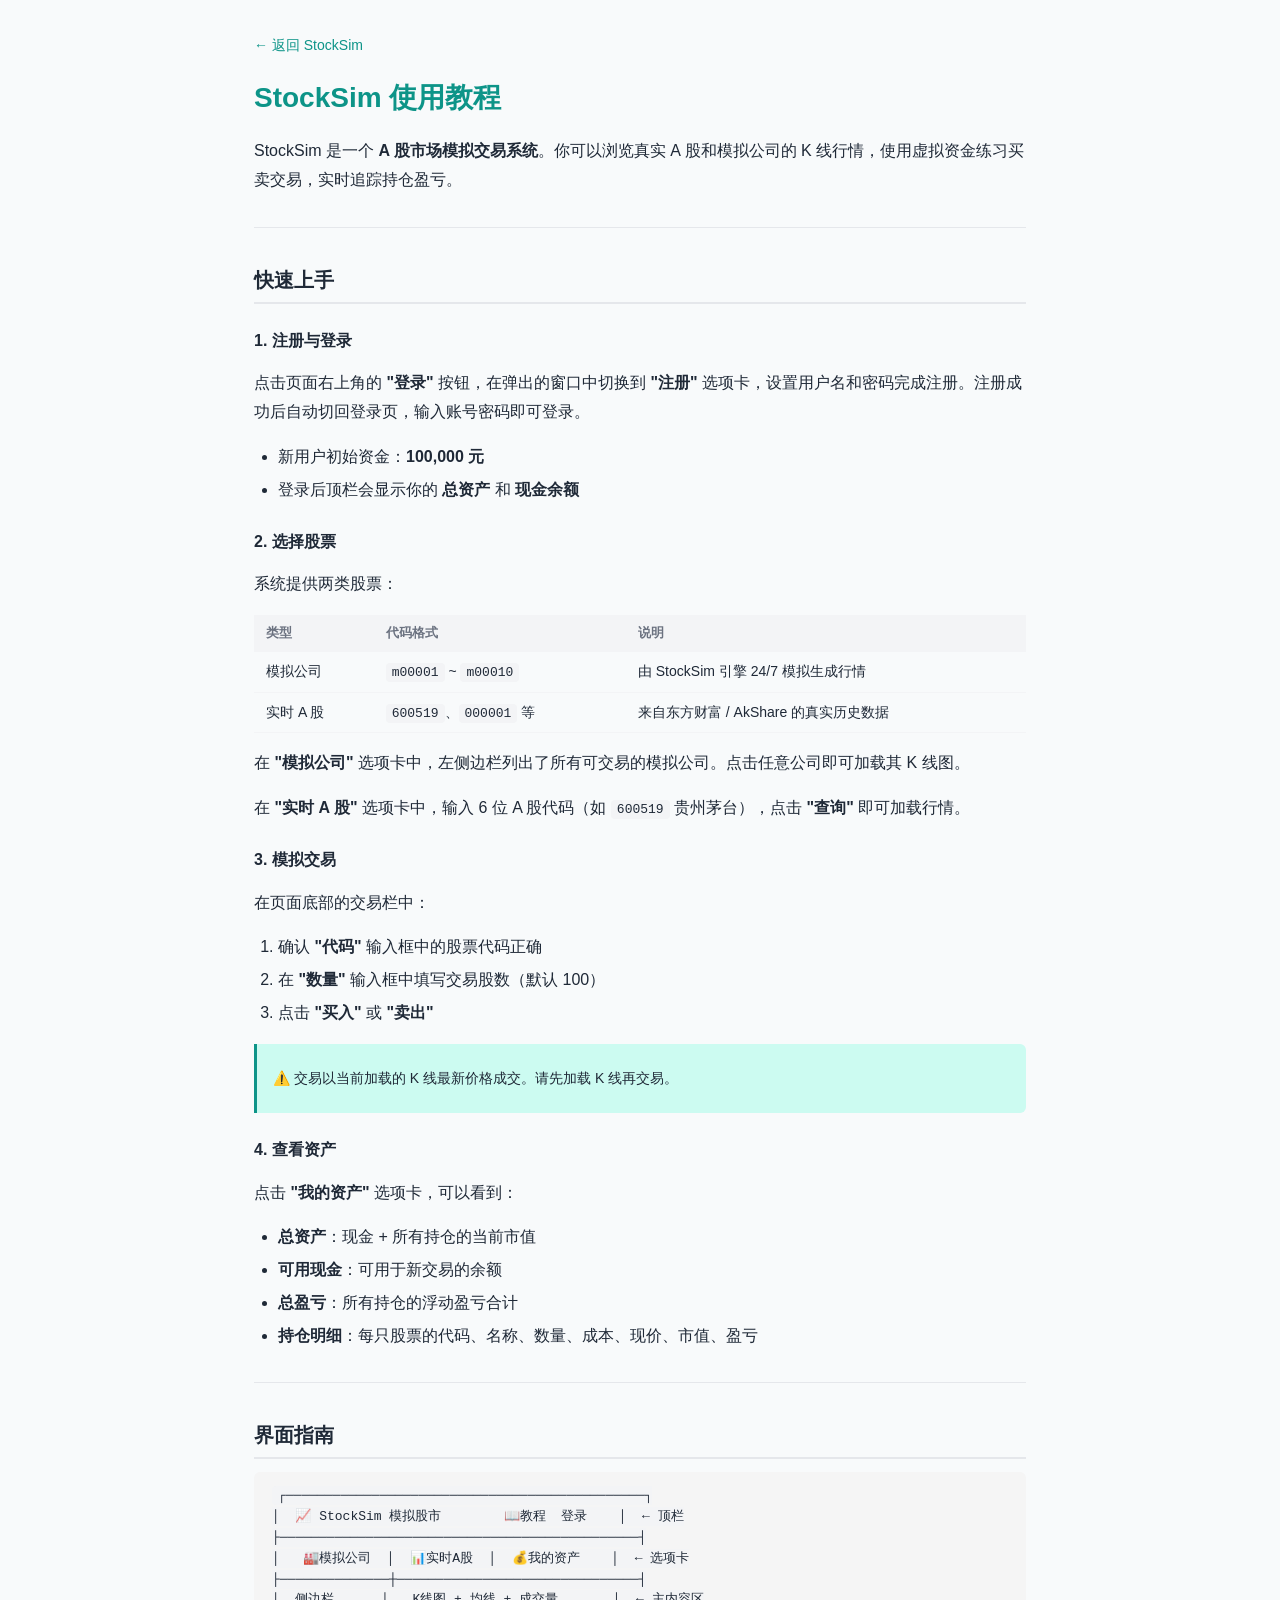
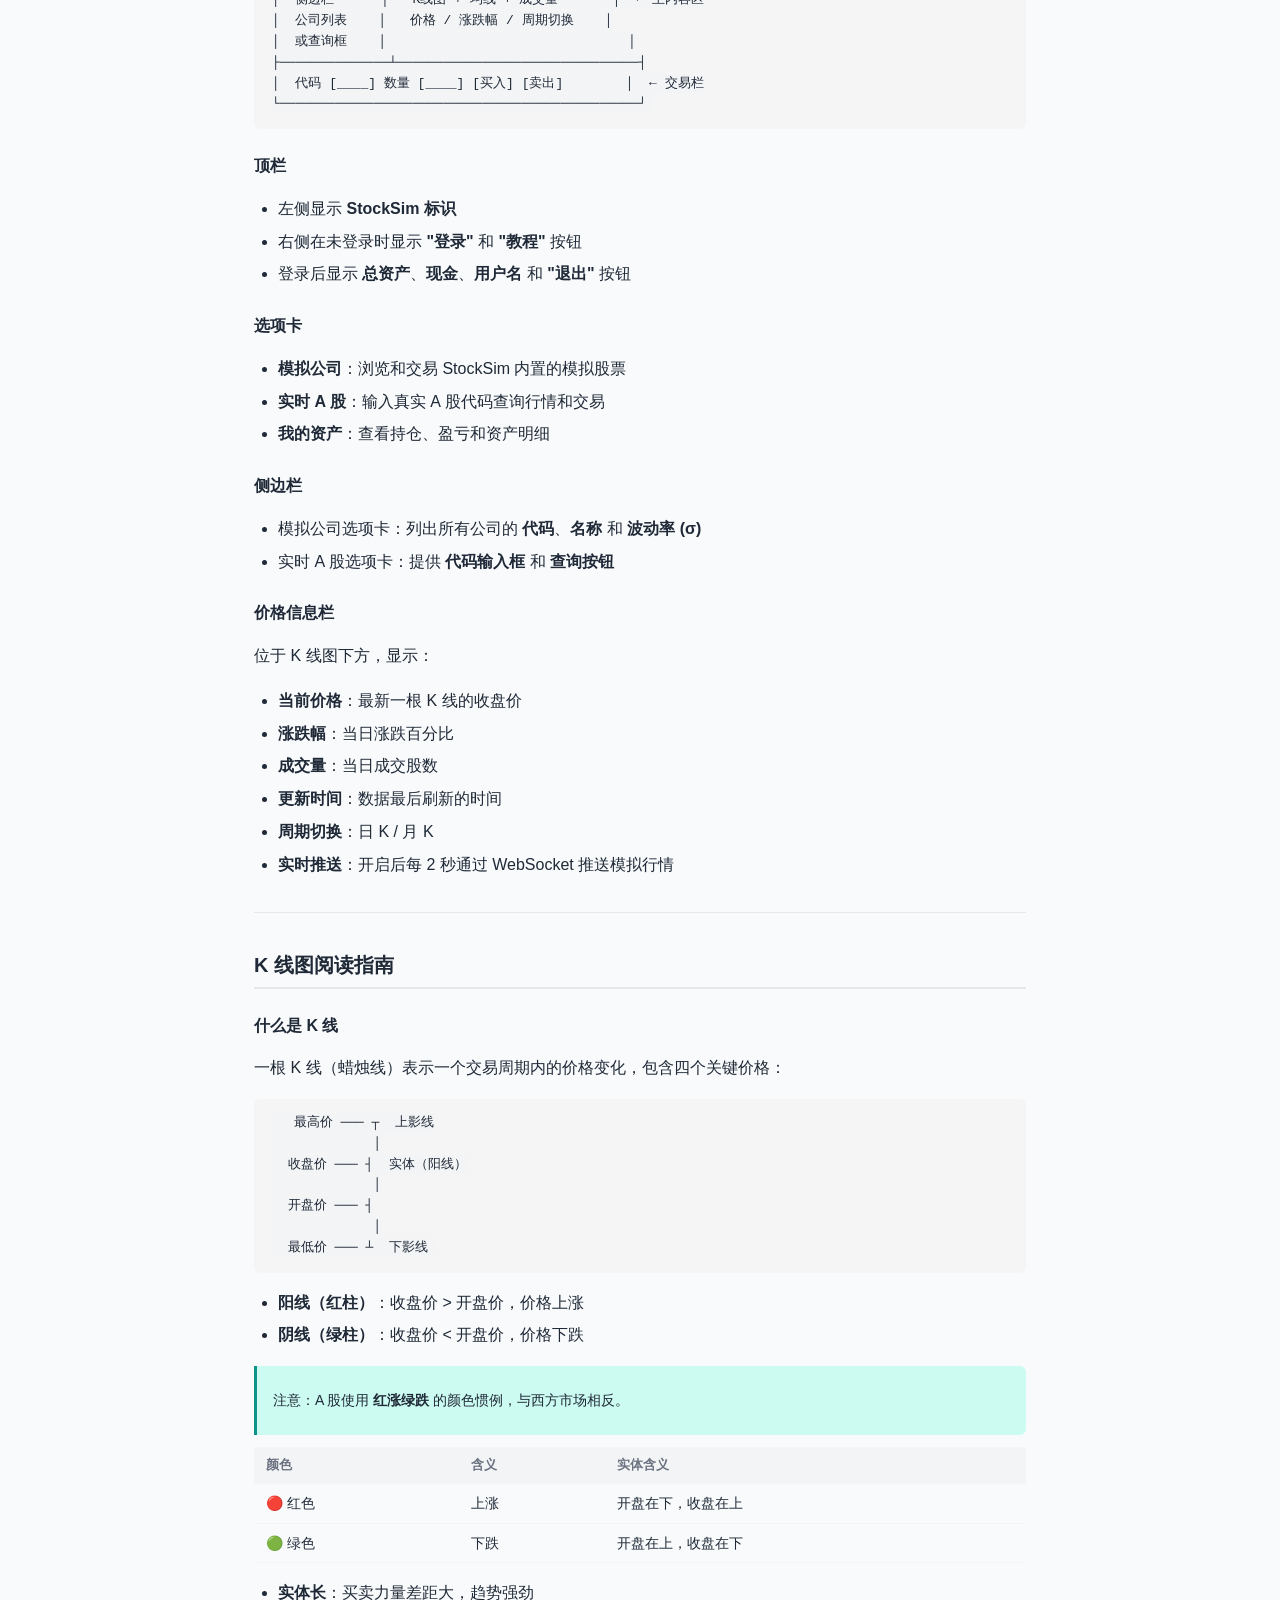
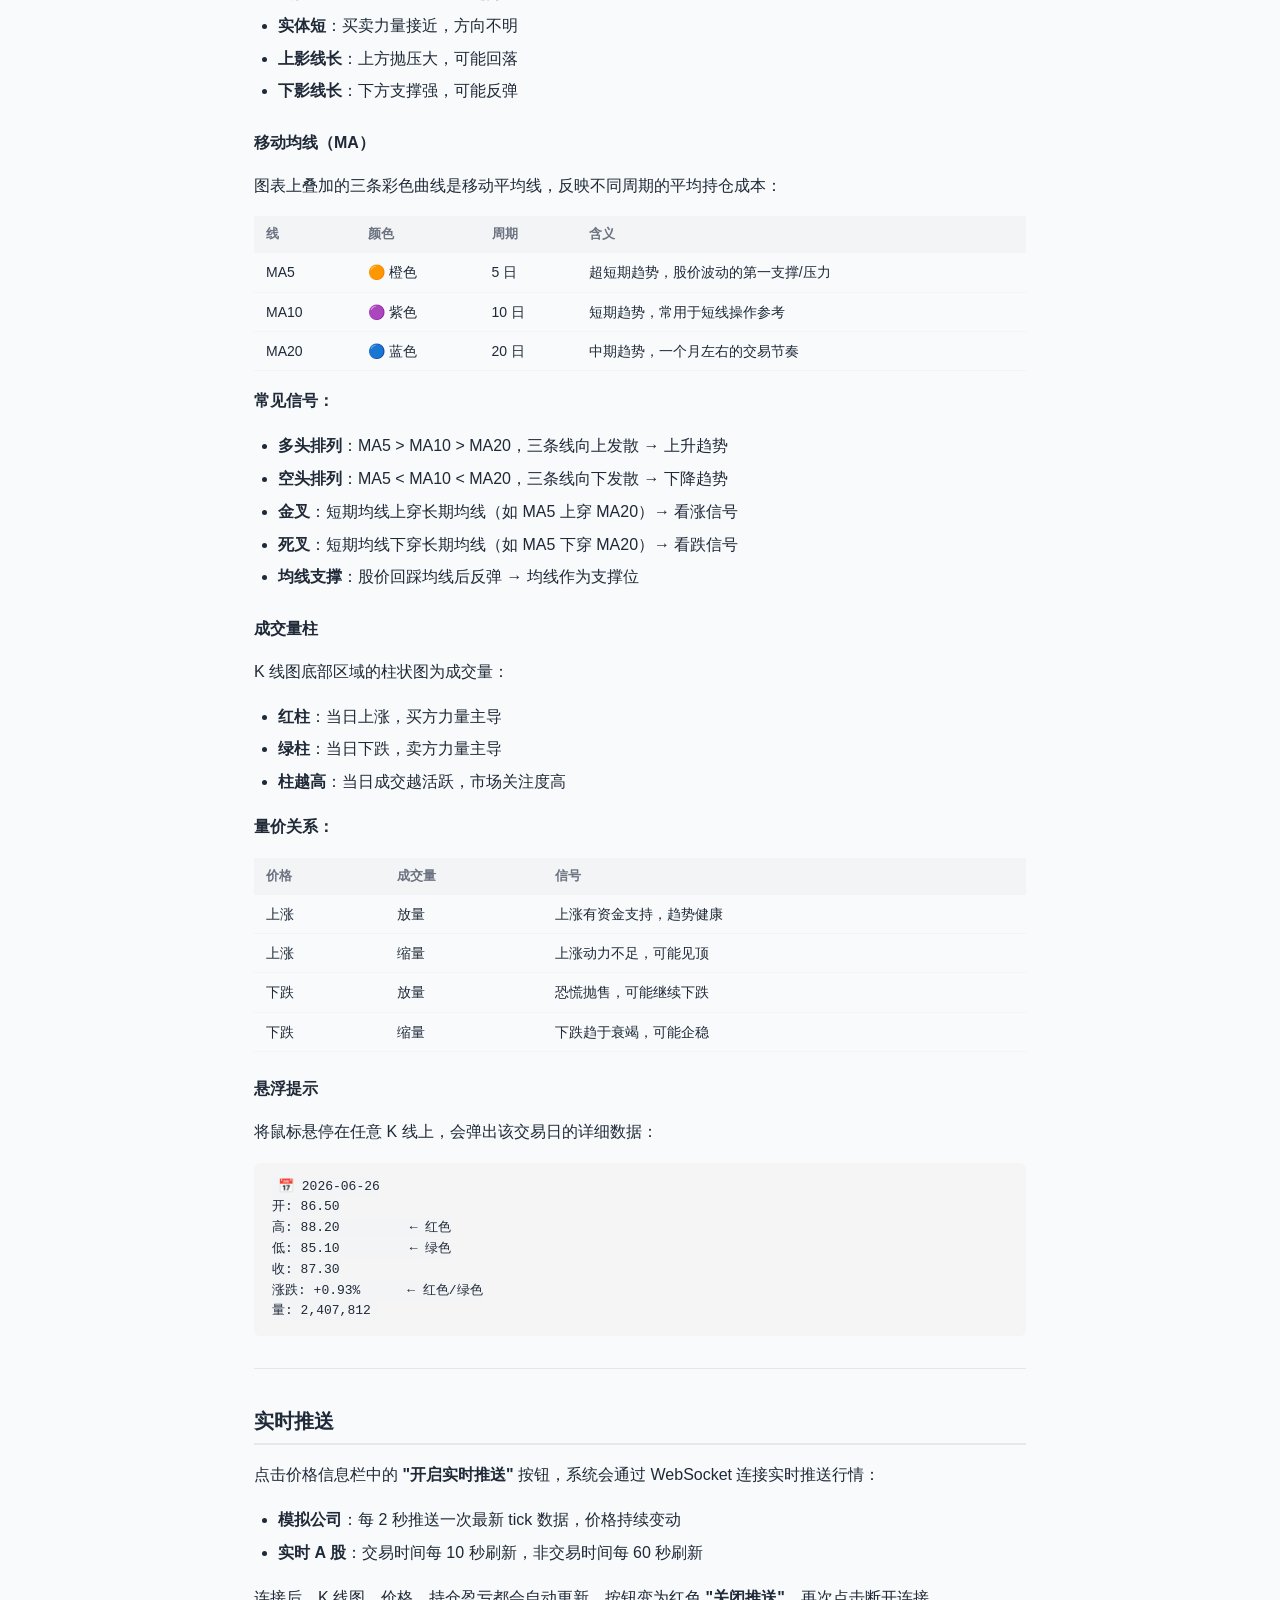
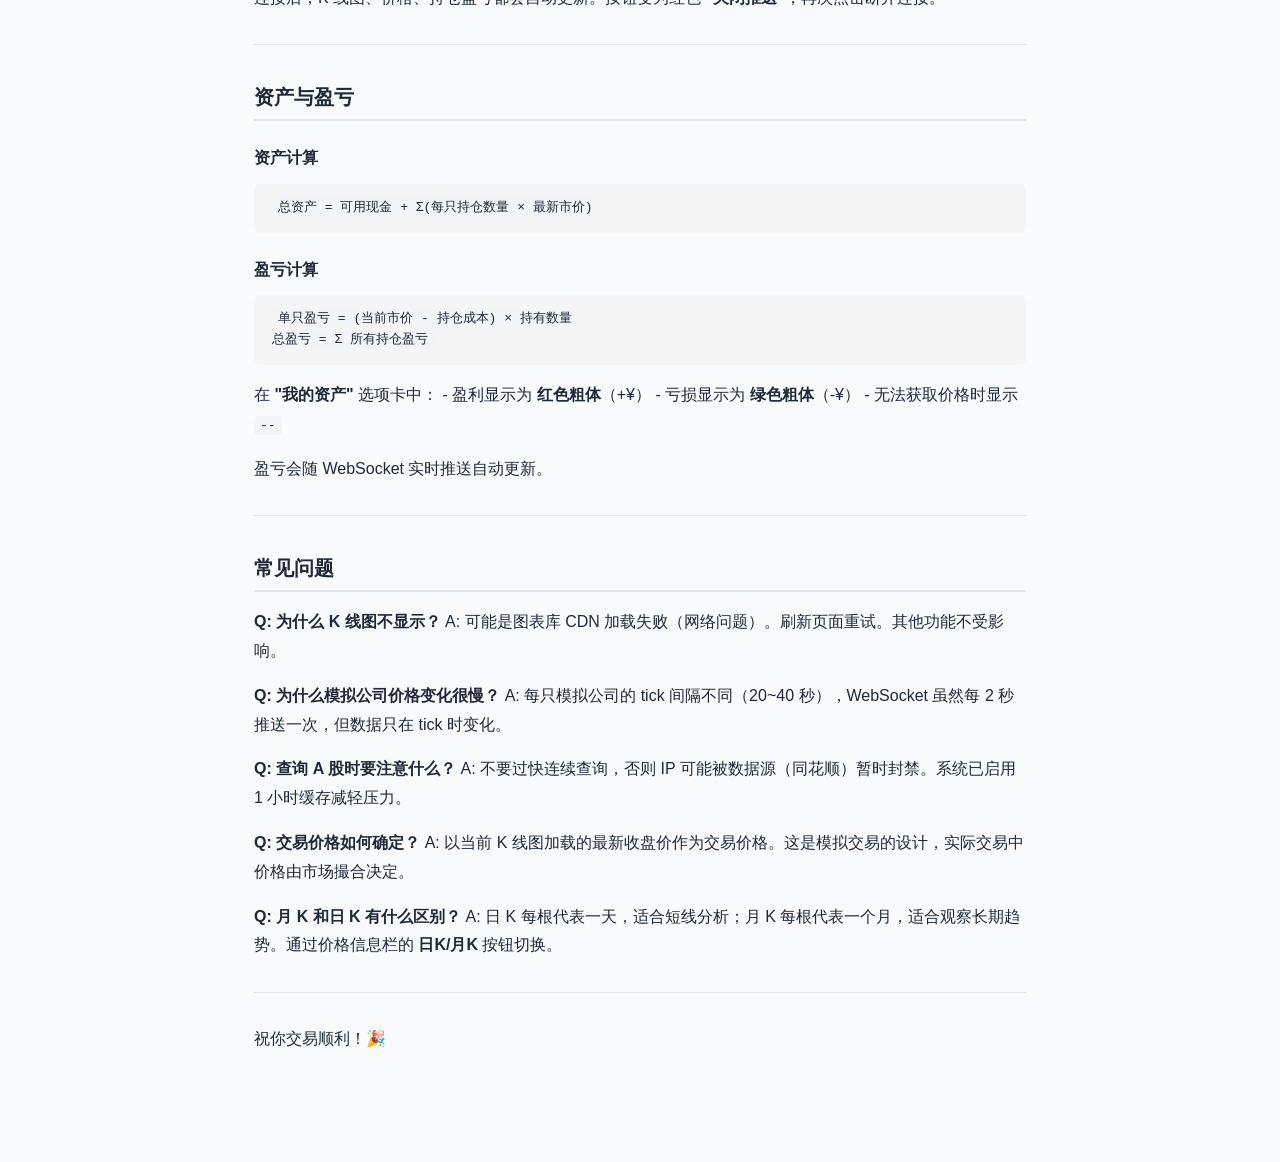
<file: static/help.html>
<!DOCTYPE html>
<html lang="zh">
<head>
<meta charset="UTF-8">
<meta name="viewport" content="width=device-width, initial-scale=1.0">
<title>StockSim 使用教程</title>
<link rel="stylesheet" href="style.css">
<style>
  body { background: var(--bg); }
  .tutorial-wrapper {
    max-width: 820px;
    margin: 0 auto;
    padding: 32px 24px 64px;
  }
  .tutorial-wrapper h1 { font-size: 28px; color: var(--primary); margin-bottom: 8px; }
  .tutorial-wrapper h2 {
    font-size: 20px; color: var(--text); margin-top: 36px; margin-bottom: 12px;
    padding-bottom: 6px; border-bottom: 2px solid var(--border);
  }
  .tutorial-wrapper h3 { font-size: 16px; color: var(--text); margin-top: 24px; }
  .tutorial-wrapper p { line-height: 1.8; color: var(--text); }
  .tutorial-wrapper ul, .tutorial-wrapper ol { line-height: 1.8; padding-left: 24px; }
  .tutorial-wrapper li { margin-bottom: 4px; }
  .tutorial-wrapper table {
    width: 100%; border-collapse: collapse; margin: 12px 0;
  }
  .tutorial-wrapper th {
    background: var(--border-light); padding: 8px 12px; text-align: left;
    font-size: 13px; font-weight: 600; color: var(--text-secondary);
  }
  .tutorial-wrapper td {
    padding: 8px 12px; border-bottom: 1px solid var(--border-light); font-size: 14px;
  }
  .tutorial-wrapper code {
    background: var(--border-light); padding: 2px 6px; border-radius: 4px;
    font-family: 'Consolas', 'Courier New', monospace; font-size: 13px;
  }
  .tutorial-wrapper pre {
    background: #f5f5f5; padding: 14px 18px; border-radius: 6px;
    overflow-x: auto; font-size: 13px; line-height: 1.6;
  }
  .tutorial-wrapper blockquote {
    border-left: 3px solid var(--primary); margin: 12px 0;
    padding: 8px 16px; background: var(--primary-light);
    border-radius: 0 6px 6px 0; color: var(--text-secondary); font-size: 14px;
  }
  .tutorial-wrapper hr { border: none; border-top: 1px solid var(--border); margin: 32px 0; }
  .tutorial-wrapper strong { color: var(--text); }
  .tutorial-wrapper a { color: var(--primary); }
  .back-link {
    display: inline-block; margin-bottom: 20px; color: var(--primary);
    text-decoration: none; font-size: 14px;
  }
  .back-link:hover { text-decoration: underline; }
</style>
</head>
<body>
<div class="tutorial-wrapper">
  <a href="/" class="back-link">← 返回 StockSim</a>
  <h1 id="stocksim">StockSim 使用教程</h1>
<p>StockSim 是一个 <strong>A 股市场模拟交易系统</strong>。你可以浏览真实 A 股和模拟公司的 K 线行情，使用虚拟资金练习买卖交易，实时追踪持仓盈亏。</p>
<hr />
<h2 id="_1">快速上手</h2>
<h3 id="1">1. 注册与登录</h3>
<p>点击页面右上角的 <strong>"登录"</strong> 按钮，在弹出的窗口中切换到 <strong>"注册"</strong> 选项卡，设置用户名和密码完成注册。注册成功后自动切回登录页，输入账号密码即可登录。</p>
<ul>
<li>新用户初始资金：<strong>100,000 元</strong></li>
<li>登录后顶栏会显示你的 <strong>总资产</strong> 和 <strong>现金余额</strong></li>
</ul>
<h3 id="2">2. 选择股票</h3>
<p>系统提供两类股票：</p>
<table>
<thead>
<tr>
<th>类型</th>
<th>代码格式</th>
<th>说明</th>
</tr>
</thead>
<tbody>
<tr>
<td>模拟公司</td>
<td><code>m00001</code> ~ <code>m00010</code></td>
<td>由 StockSim 引擎 24/7 模拟生成行情</td>
</tr>
<tr>
<td>实时 A 股</td>
<td><code>600519</code>、<code>000001</code> 等</td>
<td>来自东方财富 / AkShare 的真实历史数据</td>
</tr>
</tbody>
</table>
<p>在 <strong>"模拟公司"</strong> 选项卡中，左侧边栏列出了所有可交易的模拟公司。点击任意公司即可加载其 K 线图。</p>
<p>在 <strong>"实时 A 股"</strong> 选项卡中，输入 6 位 A 股代码（如 <code>600519</code> 贵州茅台），点击 <strong>"查询"</strong> 即可加载行情。</p>
<h3 id="3">3. 模拟交易</h3>
<p>在页面底部的交易栏中：</p>
<ol>
<li>确认 <strong>"代码"</strong> 输入框中的股票代码正确</li>
<li>在 <strong>"数量"</strong> 输入框中填写交易股数（默认 100）</li>
<li>点击 <strong>"买入"</strong> 或 <strong>"卖出"</strong></li>
</ol>
<blockquote>
<p>⚠️ 交易以当前加载的 K 线最新价格成交。请先加载 K 线再交易。</p>
</blockquote>
<h3 id="4">4. 查看资产</h3>
<p>点击 <strong>"我的资产"</strong> 选项卡，可以看到：</p>
<ul>
<li><strong>总资产</strong>：现金 + 所有持仓的当前市值</li>
<li><strong>可用现金</strong>：可用于新交易的余额</li>
<li><strong>总盈亏</strong>：所有持仓的浮动盈亏合计</li>
<li><strong>持仓明细</strong>：每只股票的代码、名称、数量、成本、现价、市值、盈亏</li>
</ul>
<hr />
<h2 id="_2">界面指南</h2>
<pre><code>┌──────────────────────────────────────────────┐
│  📈 StockSim 模拟股市        📖教程  登录    │  ← 顶栏
├──────────────────────────────────────────────┤
│   🏭模拟公司  │  📊实时A股  │  💰我的资产    │  ← 选项卡
├──────────────┼───────────────────────────────┤
│  侧边栏      │   K线图 + 均线 + 成交量       │  ← 主内容区
│  公司列表    │   价格 / 涨跌幅 / 周期切换    │
│  或查询框    │                               │
├──────────────┴───────────────────────────────┤
│  代码 [____] 数量 [____] [买入] [卖出]        │  ← 交易栏
└──────────────────────────────────────────────┘
</code></pre>
<h3 id="_3">顶栏</h3>
<ul>
<li>左侧显示 <strong>StockSim 标识</strong></li>
<li>右侧在未登录时显示 <strong>"登录"</strong> 和 <strong>"教程"</strong> 按钮</li>
<li>登录后显示 <strong>总资产</strong>、<strong>现金</strong>、<strong>用户名</strong> 和 <strong>"退出"</strong> 按钮</li>
</ul>
<h3 id="_4">选项卡</h3>
<ul>
<li><strong>模拟公司</strong>：浏览和交易 StockSim 内置的模拟股票</li>
<li><strong>实时 A 股</strong>：输入真实 A 股代码查询行情和交易</li>
<li><strong>我的资产</strong>：查看持仓、盈亏和资产明细</li>
</ul>
<h3 id="_5">侧边栏</h3>
<ul>
<li>模拟公司选项卡：列出所有公司的 <strong>代码</strong>、<strong>名称</strong> 和 <strong>波动率 (σ)</strong></li>
<li>实时 A 股选项卡：提供 <strong>代码输入框</strong> 和 <strong>查询按钮</strong></li>
</ul>
<h3 id="_6">价格信息栏</h3>
<p>位于 K 线图下方，显示：</p>
<ul>
<li><strong>当前价格</strong>：最新一根 K 线的收盘价</li>
<li><strong>涨跌幅</strong>：当日涨跌百分比</li>
<li><strong>成交量</strong>：当日成交股数</li>
<li><strong>更新时间</strong>：数据最后刷新的时间</li>
<li><strong>周期切换</strong>：日 K / 月 K</li>
<li><strong>实时推送</strong>：开启后每 2 秒通过 WebSocket 推送模拟行情</li>
</ul>
<hr />
<h2 id="k">K 线图阅读指南</h2>
<h3 id="k_1">什么是 K 线</h3>
<p>一根 K 线（蜡烛线）表示一个交易周期内的价格变化，包含四个关键价格：</p>
<pre><code>  最高价 ─── ┬  上影线
             │
  收盘价 ─── ┤  实体（阳线）
             │
  开盘价 ─── ┤
             │
  最低价 ─── ┴  下影线
</code></pre>
<ul>
<li><strong>阳线（红柱）</strong>：收盘价 &gt; 开盘价，价格上涨</li>
<li><strong>阴线（绿柱）</strong>：收盘价 &lt; 开盘价，价格下跌</li>
</ul>
<blockquote>
<p>注意：A 股使用 <strong>红涨绿跌</strong> 的颜色惯例，与西方市场相反。</p>
</blockquote>
<table>
<thead>
<tr>
<th>颜色</th>
<th>含义</th>
<th>实体含义</th>
</tr>
</thead>
<tbody>
<tr>
<td>🔴 红色</td>
<td>上涨</td>
<td>开盘在下，收盘在上</td>
</tr>
<tr>
<td>🟢 绿色</td>
<td>下跌</td>
<td>开盘在上，收盘在下</td>
</tr>
</tbody>
</table>
<ul>
<li><strong>实体长</strong>：买卖力量差距大，趋势强劲</li>
<li><strong>实体短</strong>：买卖力量接近，方向不明</li>
<li><strong>上影线长</strong>：上方抛压大，可能回落</li>
<li><strong>下影线长</strong>：下方支撑强，可能反弹</li>
</ul>
<h3 id="ma">移动均线（MA）</h3>
<p>图表上叠加的三条彩色曲线是移动平均线，反映不同周期的平均持仓成本：</p>
<table>
<thead>
<tr>
<th>线</th>
<th>颜色</th>
<th>周期</th>
<th>含义</th>
</tr>
</thead>
<tbody>
<tr>
<td>MA5</td>
<td>🟠 橙色</td>
<td>5 日</td>
<td>超短期趋势，股价波动的第一支撑/压力</td>
</tr>
<tr>
<td>MA10</td>
<td>🟣 紫色</td>
<td>10 日</td>
<td>短期趋势，常用于短线操作参考</td>
</tr>
<tr>
<td>MA20</td>
<td>🔵 蓝色</td>
<td>20 日</td>
<td>中期趋势，一个月左右的交易节奏</td>
</tr>
</tbody>
</table>
<p><strong>常见信号：</strong></p>
<ul>
<li><strong>多头排列</strong>：MA5 &gt; MA10 &gt; MA20，三条线向上发散 → 上升趋势</li>
<li><strong>空头排列</strong>：MA5 &lt; MA10 &lt; MA20，三条线向下发散 → 下降趋势</li>
<li><strong>金叉</strong>：短期均线上穿长期均线（如 MA5 上穿 MA20）→ 看涨信号</li>
<li><strong>死叉</strong>：短期均线下穿长期均线（如 MA5 下穿 MA20）→ 看跌信号</li>
<li><strong>均线支撑</strong>：股价回踩均线后反弹 → 均线作为支撑位</li>
</ul>
<h3 id="_7">成交量柱</h3>
<p>K 线图底部区域的柱状图为成交量：</p>
<ul>
<li><strong>红柱</strong>：当日上涨，买方力量主导</li>
<li><strong>绿柱</strong>：当日下跌，卖方力量主导</li>
<li><strong>柱越高</strong>：当日成交越活跃，市场关注度高</li>
</ul>
<p><strong>量价关系：</strong></p>
<table>
<thead>
<tr>
<th>价格</th>
<th>成交量</th>
<th>信号</th>
</tr>
</thead>
<tbody>
<tr>
<td>上涨</td>
<td>放量</td>
<td>上涨有资金支持，趋势健康</td>
</tr>
<tr>
<td>上涨</td>
<td>缩量</td>
<td>上涨动力不足，可能见顶</td>
</tr>
<tr>
<td>下跌</td>
<td>放量</td>
<td>恐慌抛售，可能继续下跌</td>
</tr>
<tr>
<td>下跌</td>
<td>缩量</td>
<td>下跌趋于衰竭，可能企稳</td>
</tr>
</tbody>
</table>
<h3 id="_8">悬浮提示</h3>
<p>将鼠标悬停在任意 K 线上，会弹出该交易日的详细数据：</p>
<pre><code>📅 2026-06-26
开: 86.50
高: 88.20         ← 红色
低: 85.10         ← 绿色
收: 87.30
涨跌: +0.93%      ← 红色/绿色
量: 2,407,812
</code></pre>
<hr />
<h2 id="_9">实时推送</h2>
<p>点击价格信息栏中的 <strong>"开启实时推送"</strong> 按钮，系统会通过 WebSocket 连接实时推送行情：</p>
<ul>
<li><strong>模拟公司</strong>：每 2 秒推送一次最新 tick 数据，价格持续变动</li>
<li><strong>实时 A 股</strong>：交易时间每 10 秒刷新，非交易时间每 60 秒刷新</li>
</ul>
<p>连接后，K 线图、价格、持仓盈亏都会自动更新。按钮变为红色 <strong>"关闭推送"</strong>，再次点击断开连接。</p>
<hr />
<h2 id="_10">资产与盈亏</h2>
<h3 id="_11">资产计算</h3>
<pre><code>总资产 = 可用现金 + Σ(每只持仓数量 × 最新市价)
</code></pre>
<h3 id="_12">盈亏计算</h3>
<pre><code>单只盈亏 = (当前市价 - 持仓成本) × 持有数量
总盈亏 = Σ 所有持仓盈亏
</code></pre>
<p>在 <strong>"我的资产"</strong> 选项卡中：
- 盈利显示为 <strong>红色粗体</strong>（+¥）
- 亏损显示为 <strong>绿色粗体</strong>（-¥）
- 无法获取价格时显示 <code>--</code></p>
<p>盈亏会随 WebSocket 实时推送自动更新。</p>
<hr />
<h2 id="_13">常见问题</h2>
<p><strong>Q: 为什么 K 线图不显示？</strong>
A: 可能是图表库 CDN 加载失败（网络问题）。刷新页面重试。其他功能不受影响。</p>
<p><strong>Q: 为什么模拟公司价格变化很慢？</strong>
A: 每只模拟公司的 tick 间隔不同（20~40 秒），WebSocket 虽然每 2 秒推送一次，但数据只在 tick 时变化。</p>
<p><strong>Q: 查询 A 股时要注意什么？</strong>
A: 不要过快连续查询，否则 IP 可能被数据源（同花顺）暂时封禁。系统已启用 1 小时缓存减轻压力。</p>
<p><strong>Q: 交易价格如何确定？</strong>
A: 以当前 K 线图加载的最新收盘价作为交易价格。这是模拟交易的设计，实际交易中价格由市场撮合决定。</p>
<p><strong>Q: 月 K 和日 K 有什么区别？</strong>
A: 日 K 每根代表一天，适合短线分析；月 K 每根代表一个月，适合观察长期趋势。通过价格信息栏的 <strong>日K/月K</strong> 按钮切换。</p>
<hr />
<p>祝你交易顺利！🎉</p>
</div>
</body>
</html>
</file>
<file: static/style.css>
/* ============================================================
   StockSim — 样式表（蓝绿色系 / 白底 / 等线字体）
   ============================================================ */

:root {
    --primary: #0D9488;
    --primary-hover: #0F766E;
    --primary-light: #CCFBF1;
    --primary-bg: #F0FDFA;
    --success: #059669;
    --success-hover: #047857;
    --danger: #DC2626;
    --danger-hover: #B91C1C;
    --text: #1F2937;
    --text-secondary: #6B7280;
    --bg: #F8FAFB;
    --card-bg: #FFFFFF;
    --border: #E5E7EB;
    --border-light: #F3F4F6;
    --radius: 8px;
    --shadow-sm: 0 1px 2px rgba(0, 0, 0, 0.04);
    --shadow: 0 1px 3px rgba(0, 0, 0, 0.06), 0 1px 2px rgba(0, 0, 0, 0.04);
    --shadow-md: 0 4px 6px rgba(0, 0, 0, 0.06);
    --font: 'DengXian', '等线', 'Microsoft YaHei', '微软雅黑', -apple-system, BlinkMacSystemFont, sans-serif;
}

/* ==================== 基础重置 ==================== */
*, *::before, *::after {
    box-sizing: border-box;
}

body {
    font-family: var(--font);
    background: var(--bg);
    color: var(--text);
    margin: 0;
    padding: 0;
    line-height: 1.6;
    min-height: 100vh;
}

h1, h2, h3 {
    margin: 0;
    font-weight: 600;
}

/* ==================== 顶栏 ==================== */
.top-bar {
    height: 48px;
    display: flex;
    justify-content: space-between;
    align-items: center;
    padding: 0 24px;
    background: var(--card-bg);
    border-bottom: 1px solid var(--border);
    position: sticky;
    top: 0;
    z-index: 100;
}

.top-bar-logo {
    font-size: 16px;
    font-weight: 700;
    color: var(--primary);
    letter-spacing: 0.5px;
}

.top-bar-right {
    display: flex;
    align-items: center;
    gap: 12px;
    font-size: 14px;
}

.top-bar-assets-label {
    color: var(--text-secondary);
    font-size: 12px;
}

#top-bar-assets {
    font-weight: 700;
    color: var(--primary);
    font-size: 15px;
}

#top-bar-username {
    font-weight: 600;
    color: var(--text);
}

#top-bar-user-area {
    display: flex;
    align-items: center;
    gap: 8px;
}

/* ==================== 选项卡栏 ==================== */
.tab-bar {
    display: flex;
    justify-content: center;
    gap: 0;
    background: var(--card-bg);
    border-bottom: 2px solid var(--border);
    position: sticky;
    top: 48px;
    z-index: 99;
}

.tab-btn {
    padding: 12px 36px;
    background: none;
    border: none;
    border-bottom: 2px solid transparent;
    margin-bottom: -2px;
    color: var(--text-secondary);
    font-family: var(--font);
    font-size: 15px;
    font-weight: 500;
    cursor: pointer;
    transition: all 0.2s ease;
    border-radius: 0;
}

.tab-btn:hover {
    color: var(--primary);
    background: var(--primary-bg);
}

.tab-btn.active {
    color: var(--primary);
    border-bottom-color: var(--primary);
    font-weight: 600;
}

/* ==================== 内容布局 ==================== */
.content-wrapper {
    display: flex;
    gap: 16px;
    padding: 16px 24px;
    max-width: 1400px;
    margin: 0 auto;
}

/* ==================== 左侧边栏 ==================== */
.tab-sidebar {
    width: 260px;
    flex-shrink: 0;
    display: flex;
    flex-direction: column;
    gap: 12px;
}

.tab-sidebar .card {
    padding: 16px;
}

.tab-sidebar h3 {
    font-size: 14px;
    color: var(--text-secondary);
    margin-bottom: 10px;
    font-weight: 600;
}

/* 模拟公司列表项 */
.company-list-item {
    display: flex;
    align-items: center;
    gap: 10px;
    padding: 10px 12px;
    border: 1px solid var(--border-light);
    border-radius: 6px;
    cursor: pointer;
    transition: all 0.15s ease;
    margin-bottom: 4px;
}

.company-list-item:hover {
    background: var(--primary-bg);
    border-color: var(--primary);
}

.company-list-item.active {
    background: var(--primary-light);
    border-color: var(--primary);
    font-weight: 600;
}

.company-list-item .company-code {
    font-weight: 600;
    font-size: 13px;
    color: var(--text);
    font-family: 'Consolas', 'Courier New', monospace;
    min-width: 52px;
}

.company-list-item .company-name {
    font-size: 13px;
    color: var(--text-secondary);
    flex: 1;
}

.company-list-item .company-price {
    font-size: 12px;
    font-weight: 600;
    font-family: 'Consolas', 'Courier New', monospace;
    min-width: 52px;
    text-align: right;
    padding: 1px 4px;
    border-radius: 4px;
}

.company-list-item .company-price.price-up {
    color: #dc2626;        /* 红色涨 */
}

.company-list-item .company-price.price-down {
    color: #059669;        /* 绿色跌 */
}

/* 股票查询（实时A股侧边栏） */
.stock-lookup-input {
    width: 100%;
    padding: 10px 12px;
    margin-bottom: 8px;
    border: 1px solid var(--border);
    border-radius: var(--radius);
    font-size: 14px;
    font-family: var(--font);
    transition: border-color 0.2s;
}

.stock-lookup-input:focus {
    border-color: var(--primary);
    outline: none;
}

/* ==================== 图表区 ==================== */
.chart-area-main {
    flex: 1;
    min-width: 0;
    display: flex;
    flex-direction: column;
    gap: 12px;
}

.chart-card {
    padding: 20px;
}

.chart-header {
    display: flex;
    justify-content: space-between;
    align-items: flex-start;
    margin-bottom: 12px;
}

.chart-header h3 {
    font-size: 16px;
    font-weight: 600;
    margin-bottom: 2px;
}

#stock-name-display {
    font-size: 13px;
    color: var(--text-secondary);
    margin-top: 2px;
}

#current-symbol {
    font-weight: 600;
    color: var(--text);
    font-family: 'Consolas', 'Courier New', monospace;
}

#chart-container {
    width: 100%;
    height: 450px;
    border: 1px solid var(--border);
    border-radius: 4px;
    overflow: hidden;
    position: relative;
}

/* ==================== 价格信息栏 ==================== */
.price-info-bar {
    background: var(--card-bg);
    border-radius: var(--radius);
    box-shadow: var(--shadow-sm);
    padding: 12px 16px;
    display: flex;
    align-items: center;
    gap: 20px;
    flex-wrap: wrap;
}

.price-display {
    display: flex;
    gap: 24px;
}

.price-item {
    display: flex;
    flex-direction: column;
}

.price-item .data-row {
    font-size: 11px;
    color: var(--text-secondary);
    margin-bottom: 2px;
}

#current-price {
    font-size: 20px;
    font-weight: 700;
    font-family: 'Consolas', 'Courier New', monospace;
}

#price-change {
    font-size: 14px;
    font-weight: 600;
}

.info-meta {
    display: flex;
    gap: 16px;
    font-size: 12px;
    color: var(--text-secondary);
}

.info-controls {
    display: flex;
    align-items: center;
    gap: 12px;
    margin-left: auto;
}

.period-selector {
    display: flex;
    gap: 0;
    border: 1px solid var(--border);
    border-radius: var(--radius);
    overflow: hidden;
}

.btn-period {
    padding: 6px 14px;
    background: var(--card-bg);
    color: var(--text-secondary);
    border: none;
    font-size: 12px;
    font-family: var(--font);
    cursor: pointer;
    transition: all 0.15s;
    border-radius: 0;
    margin: 0;
}

.btn-period.active {
    background: var(--primary);
    color: white;
}

.btn-period:hover:not(.active) {
    background: var(--border-light);
}

/* ==================== 交易栏 ==================== */
.trade-bar {
    background: var(--card-bg);
    border-top: 2px solid var(--border);
    border-bottom: 2px solid var(--border);
    padding: 14px 24px;
}

.trade-bar-inner {
    max-width: 1400px;
    margin: 0 auto;
    display: flex;
    align-items: center;
    gap: 12px;
}

.trade-label {
    font-size: 14px;
    font-weight: 600;
    color: var(--text-secondary);
    min-width: fit-content;
}

.trade-input-symbol {
    width: 140px !important;
    font-size: 16px !important;
    padding: 10px 12px !important;
    font-weight: 600;
    font-family: 'Consolas', 'Courier New', monospace !important;
}

.trade-input-qty {
    width: 110px !important;
    font-size: 16px !important;
    padding: 10px 12px !important;
}

.trade-btn {
    font-size: 16px !important;
    padding: 10px 28px !important;
    font-weight: 700 !important;
    letter-spacing: 2px;
}

/* ============================================================
   平均成本价可点击（资产表）
   ============================================================ */

.cost-clickable {
    cursor: pointer;
    color: var(--primary);
    transition: background 0.15s;
    user-select: none;
}

.cost-clickable:hover {
    background: rgba(37, 99, 235, 0.06);
}

.expand-icon {
    font-size: 10px;
    margin-left: 4px;
    color: var(--text-secondary);
}

/* ============================================================
   购买明细展开面板
   ============================================================ */

.order-detail-row td {
    padding: 0;
}

.order-detail-panel {
    background: #f8fafc;
    border-top: 1px solid var(--border);
    padding: 12px 16px;
}

.order-detail-table {
    width: 100%;
    font-size: 12px;
    border-collapse: collapse;
}

.order-detail-table th {
    color: var(--text-secondary);
    font-weight: 500;
    padding: 4px 8px;
    text-align: left;
    border-bottom: 1px solid var(--border-light);
}

.order-detail-table td {
    padding: 4px 8px;
    color: var(--text);
}

.order-detail-footer {
    margin-top: 8px;
    font-size: 12px;
    color: var(--text-secondary);
    text-align: right;
    border-top: 1px dashed var(--border);
    padding-top: 8px;
}

.trade-bar-inner input[type="text"] {
    width: 130px;
}

.trade-bar-inner input[type="number"] {
    width: 100px;
}

#trade-msg {
    font-size: 14px;
    font-weight: 600;
    min-width: 200px;
    margin-left: 8px;
}

/* ==================== 资产区 ==================== */
#content-assets {
    max-width: 1400px;
    margin: 16px auto;
    padding: 0 24px;
}

.assets-card {
    padding: 24px;
    overflow-x: auto;
}

.dashboard-header {
    display: flex;
    justify-content: space-between;
    align-items: flex-start;
    border-bottom: 1px solid var(--border);
    padding-bottom: 12px;
    margin-bottom: 12px;
    flex-wrap: wrap;
    gap: 8px;
}

.dashboard-header h2 {
    font-size: 18px;
}

#total-assets-display {
    font-size: 1.3em;
    color: var(--primary);
}

#cash-display {
    color: var(--text);
}
}

/* ==================== 卡片 ==================== */
.card {
    background: var(--card-bg);
    border-radius: var(--radius);
    box-shadow: var(--shadow);
}

/* ==================== 表单元素 ==================== */
input[type="text"],
input[type="password"],
input[type="number"] {
    padding: 9px 12px;
    border: 1px solid var(--border);
    border-radius: var(--radius);
    font-size: 14px;
    font-family: var(--font);
    transition: border-color 0.2s;
    box-sizing: border-box;
}

input:focus {
    border-color: var(--primary);
    outline: none;
    box-shadow: 0 0 0 2px var(--primary-light);
}

/* ==================== 按钮 ==================== */
button {
    cursor: pointer;
    border: none;
    padding: 9px 16px;
    border-radius: var(--radius);
    font-size: 13px;
    font-weight: 500;
    font-family: var(--font);
    transition: all 0.15s ease;
    background-color: var(--primary);
    color: white;
}

button:hover {
    background-color: var(--primary-hover);
}

.btn-success {
    background-color: var(--success);
}

.btn-success:hover {
    background-color: var(--success-hover);
}

.btn-sell, .btn-logout {
    background-color: var(--danger);
}

.btn-sell:hover, .btn-logout:hover {
    background-color: var(--danger-hover);
}

.btn-secondary {
    background-color: var(--border);
    color: var(--text);
}

.btn-secondary:hover {
    background-color: #D1D5DB;
}

/* ==================== 数据展示 ==================== */
.data-row {
    font-size: 0.85em;
    color: var(--text-secondary);
}

.price-up {
    color: var(--danger);
    font-weight: bold;
}

.price-down {
    color: var(--success);
    font-weight: bold;
}

/* ==================== WebSocket 状态 ==================== */
.ws-status {
    font-size: 12px;
    padding: 4px 10px;
    border-radius: 12px;
}

.ws-connected {
    background-color: #ECFDF5;
    color: #059669;
    border: 1px solid #A7F3D0;
}

.ws-disconnected {
    background-color: #FEF2F2;
    color: #DC2626;
    border: 1px solid #FECACA;
}

/* ==================== 表格 ==================== */
.table-modern {
    width: 100%;
    border-collapse: collapse;
    margin-top: 8px;
}

.table-modern th {
    text-align: left;
    background: var(--border-light);
    padding: 10px 12px;
    font-size: 13px;
    font-weight: 600;
    color: var(--text-secondary);
}

.table-modern td {
    padding: 10px 12px;
    border-bottom: 1px solid var(--border-light);
    font-size: 14px;
}

.table-modern tr:hover {
    background: var(--primary-bg);
}

/* ==================== 弹窗 ==================== */
.modal-overlay {
    display: none;
    position: fixed;
    top: 0;
    left: 0;
    width: 100%;
    height: 100%;
    background: rgba(0, 0, 0, 0.45);
    backdrop-filter: blur(2px);
    z-index: 1000;
    justify-content: center;
    align-items: center;
}

/* JS 通过 display:flex 显示弹窗 */
.modal-overlay.show {
    display: flex;
}

.modal-content {
    background: var(--card-bg);
    padding: 28px;
    border-radius: 12px;
    box-shadow: 0 20px 40px rgba(0, 0, 0, 0.15);
    position: relative;
}

.auth-modal-content {
    width: 380px;
    max-width: 90vw;
}

.modal-close-btn {
    position: absolute;
    top: 8px;
    right: 12px;
    background: none;
    color: var(--text-secondary);
    font-size: 22px;
    padding: 2px 8px;
    cursor: pointer;
    line-height: 1;
}

.modal-close-btn:hover {
    color: var(--text);
    background: var(--border-light);
}

/* 弹窗内选项卡 */
.modal-tabs {
    display: flex;
    border-bottom: 2px solid var(--border);
    margin-bottom: 20px;
}

.modal-tab {
    flex: 1;
    padding: 10px;
    background: none;
    color: var(--text-secondary);
    font-size: 15px;
    font-weight: 500;
    font-family: var(--font);
    border: none;
    border-bottom: 2px solid transparent;
    margin-bottom: -2px;
    cursor: pointer;
    transition: all 0.15s;
    border-radius: 0;
}

.modal-tab.active {
    color: var(--primary);
    border-bottom-color: var(--primary);
}

.modal-tab:hover {
    color: var(--primary);
}

/* 弹窗内表单 */
.modal-form input {
    width: 100%;
    margin-bottom: 12px;
}

.modal-form p {
    text-align: center;
    font-size: 12px;
    margin-top: 8px;
    min-height: 18px;
}

/* ==================== 指南弹窗 ==================== */
#guide-modal {
    display: none;
    position: fixed;
    top: 0;
    left: 0;
    width: 100%;
    height: 100%;
    background: rgba(0, 0, 0, 0.55);
    backdrop-filter: blur(4px);
    z-index: 2000;
}

.guide-content {
    width: 500px;
    max-width: 90vw;
    position: absolute;
    top: 50%;
    left: 50%;
    transform: translate(-50%, -50%);
}

.guide-steps {
    margin-top: 16px;
    display: flex;
    flex-direction: column;
    gap: 12px;
}

.step-item {
    display: flex;
    align-items: flex-start;
    gap: 14px;
    background: var(--border-light);
    padding: 12px;
    border-radius: var(--radius);
    border-left: 4px solid var(--primary);
}

.step-num {
    background: var(--primary);
    color: white;
    width: 24px;
    height: 24px;
    border-radius: 50%;
    display: flex;
    align-items: center;
    justify-content: center;
    font-weight: 700;
    font-size: 13px;
    flex-shrink: 0;
    margin-top: 1px;
}

.step-item strong {
    display: block;
    margin-bottom: 2px;
    color: var(--text);
    font-size: 14px;
}

.step-item p {
    margin: 0;
    font-size: 12px;
    color: var(--text-secondary);
    line-height: 1.5;
}

.modal-actions {
    display: flex;
    gap: 12px;
}

/* ==================== 响应式 ==================== */
@media (max-width: 900px) {
    .content-wrapper {
        flex-direction: column;
        padding: 12px 16px;
    }

    .tab-sidebar {
        width: 100%;
    }

    .price-info-bar {
        flex-direction: column;
        align-items: flex-start;
        gap: 8px;
    }

    .info-controls {
        margin-left: 0;
    }

    .trade-bar-inner {
        flex-wrap: wrap;
    }
}

@media (max-width: 600px) {
    .top-bar {
        padding: 0 12px;
    }

    .tab-btn {
        padding: 10px 16px;
        font-size: 13px;
    }

    #chart-container {
        height: 300px;
    }

    .dashboard-header {
        flex-direction: column;
        align-items: flex-start;
        gap: 8px;
    }

    .content-wrapper {
        padding: 8px;
        gap: 8px;
    }

    .trade-bar {
        padding: 8px 12px;
    }
}

/* ==================== 银行模块 ==================== */
.bank-balance-row {
    display: flex;
    flex-wrap: wrap;
    gap: 20px;
    padding: 16px 0;
}

.bank-balance-item {
    display: flex;
    flex-direction: column;
    gap: 4px;
    min-width: 140px;
}

.bank-label {
    font-size: 12px;
    color: var(--text-secondary);
}

.bank-value {
    font-size: 22px;
    font-weight: 700;
    color: var(--text);
}

.bank-value.warning {
    color: var(--danger);
}

.bank-actions-row {
    display: flex;
    gap: 12px;
    padding: 12px 0;
    border-top: 1px solid var(--border-light);
}

/* 银行内联输入行 */
.bank-input-row {
    display: flex;
    align-items: center;
    gap: 10px;
    padding: 10px 0;
    border-top: 1px solid var(--border-light);
}

.bank-inline-input {
    flex: 1;
    max-width: 260px;
    padding: 8px 12px;
    font-size: 15px;
    font-family: var(--font);
    border: 1px solid var(--border);
    border-radius: var(--radius);
    outline: none;
}

.bank-inline-input:focus {
    border-color: var(--primary);
    box-shadow: 0 0 0 2px var(--primary-light);
}

/* 隐藏原生数字输入框的上下箭头（使用自定义 5% 步长） */
.bank-inline-input::-webkit-outer-spin-button,
.bank-inline-input::-webkit-inner-spin-button {
    -webkit-appearance: none;
    margin: 0;
}
.bank-inline-input[type="number"] {
    -moz-appearance: textfield;
}

.bank-input-msg {
    font-size: 12px;
    margin-left: 4px;
    white-space: nowrap;
}

.btn-sm {
    padding: 6px 16px;
    font-size: 13px;
}
</file>
